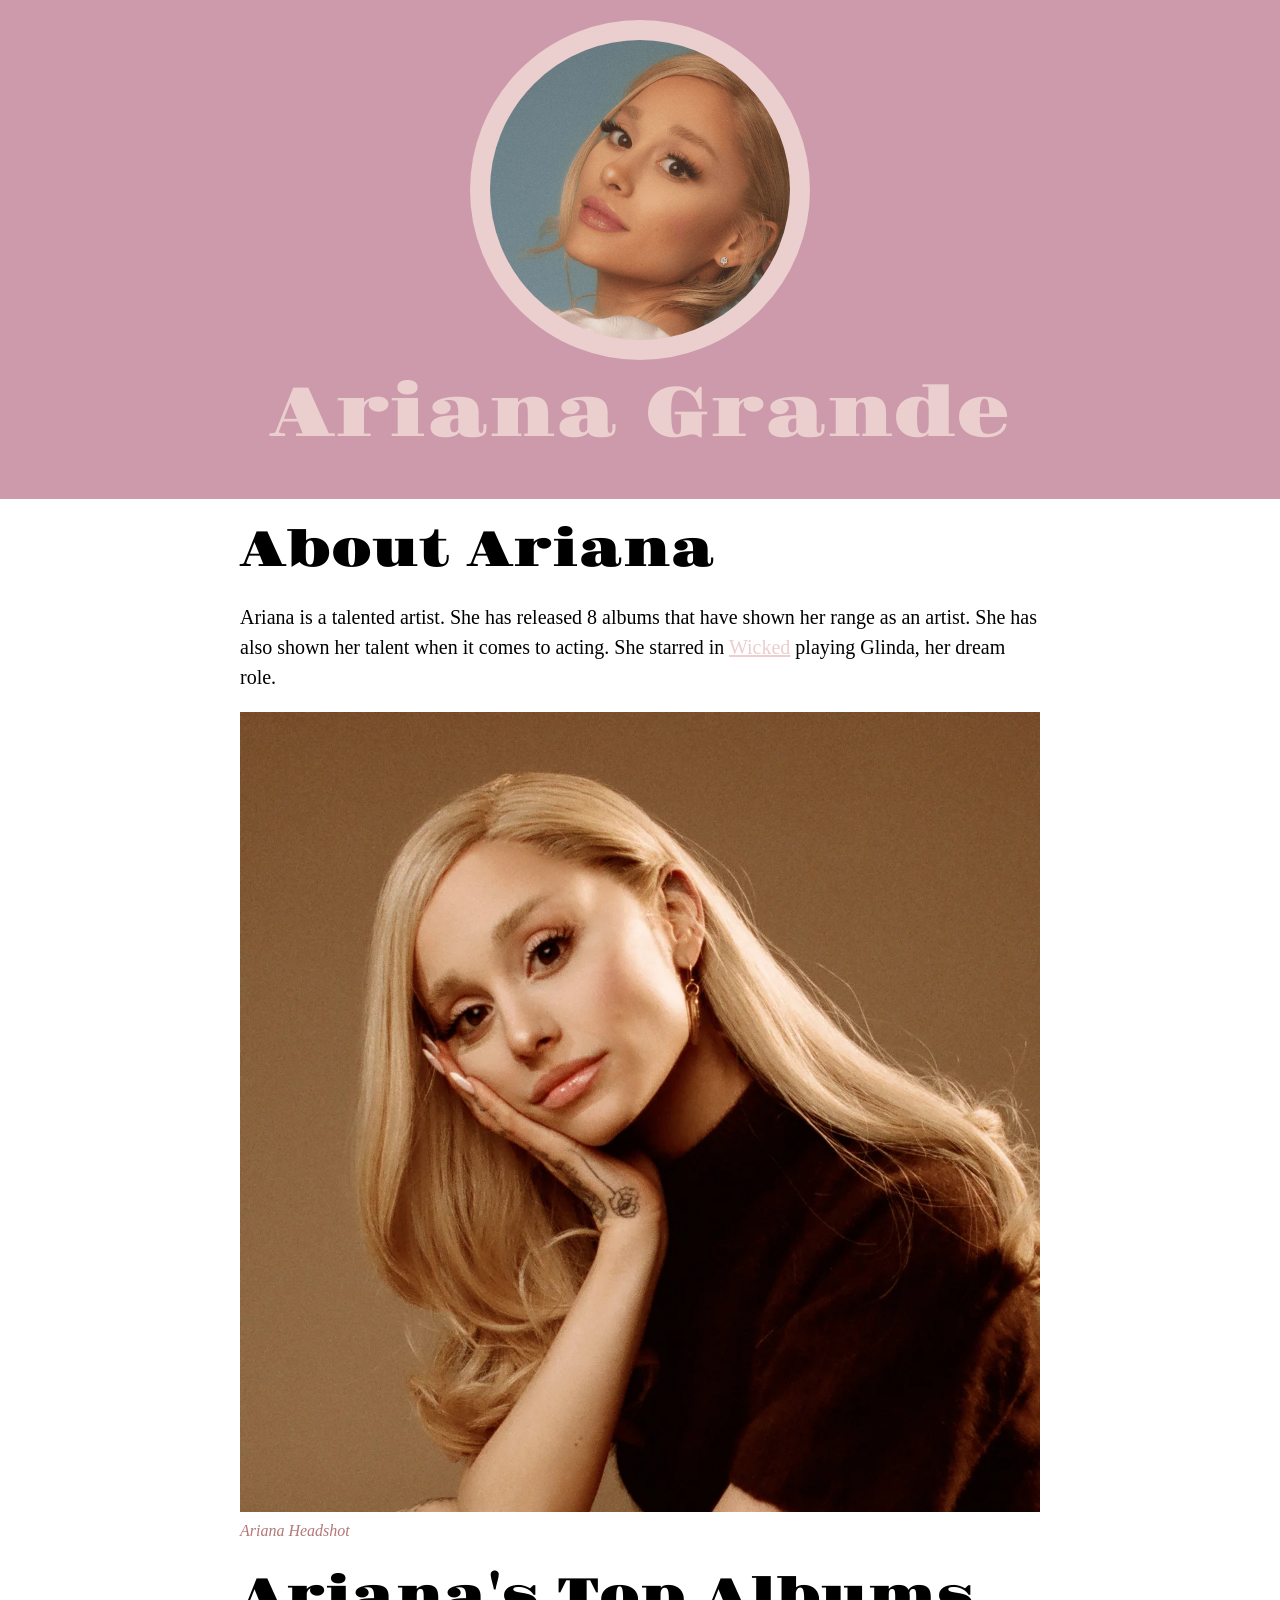
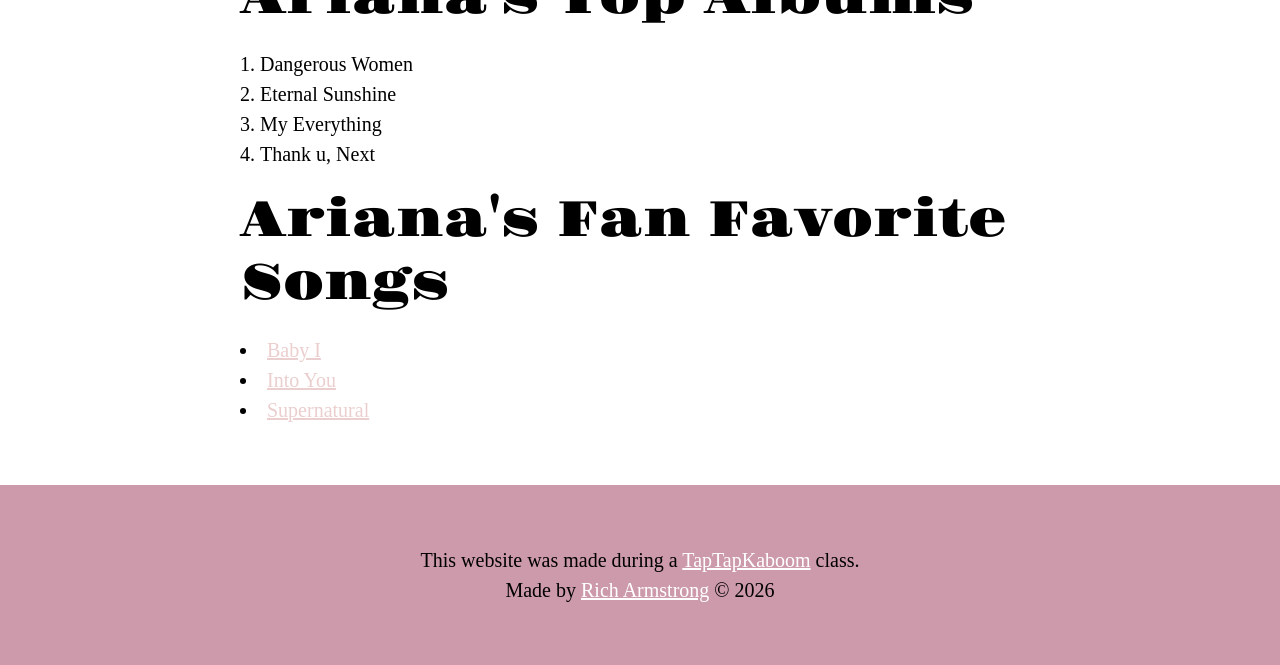
<file: index.html>
<!DOCTYPE html>
<html>
<head>
    <meta charset="UTF-8">
    <meta name="viewport" content="width=device-width, user-scalable=no, initial-scale=1.0">
    <title>Ariana Grande</title>
    <link rel="icon" href="./img/ariana-icon-png.webp">
    <link rel="stylesheet" href="./css/style.css"
</head>
<body>

<!-- Header -->
 <header>
    <div class="pfp"></div>
    <h1> Ariana Grande</h1>

 </header>
<!-- main -->
 <main>
    <h2>About Ariana</h2>
    <p>Ariana is a talented artist. She has released 8 albums that have shown her range as an artist. She has also shown her talent when it comes to acting. She starred in <a href="https://en.wikipedia.org/wiki/Wicked_(2024_film)"target="_blank">Wicked</a> playing Glinda, her dream role.</p>
    <img src="./img/arianagrandehead.png" alt="About Ariana">
    <p class="caption">Ariana Headshot</p>
    <h2>Ariana's Top Albums</h2>
    <ol> 
      <li>Dangerous Women</li>
      <li>Eternal Sunshine</li>
      <li>My Everything</li>
      <li>Thank u, Next</li>
    </ol>
    <h2>Ariana's Fan Favorite Songs</h2>
    <ul>
      <li><a href="yourstruly.html" target="_blank"?v=1>Baby I</a></li>
      <li><a href="https://en.wikipedia.org/wiki/Into_You_(Ariana_Grande_song)" target="_blank">Into You</a></li>
      <li><a href="https://en.wikipedia.org/wiki/Supernatural_(Ariana_Grande_song)" >Supernatural </a></li>
    </ul>
 </main>
<!-- footer -->
 <footer>
   <div class="content"> 
   <p>This website was made during a <a href="https://www.TapTapKaboom.com">TapTapKaboom</a> class.<br>Made by <a href="https://www.richarmstrong.net" target="_blank">Rich Armstrong</a> © 2026</p>
   </div>
   </footer>
    
</body>
</html>
</file>
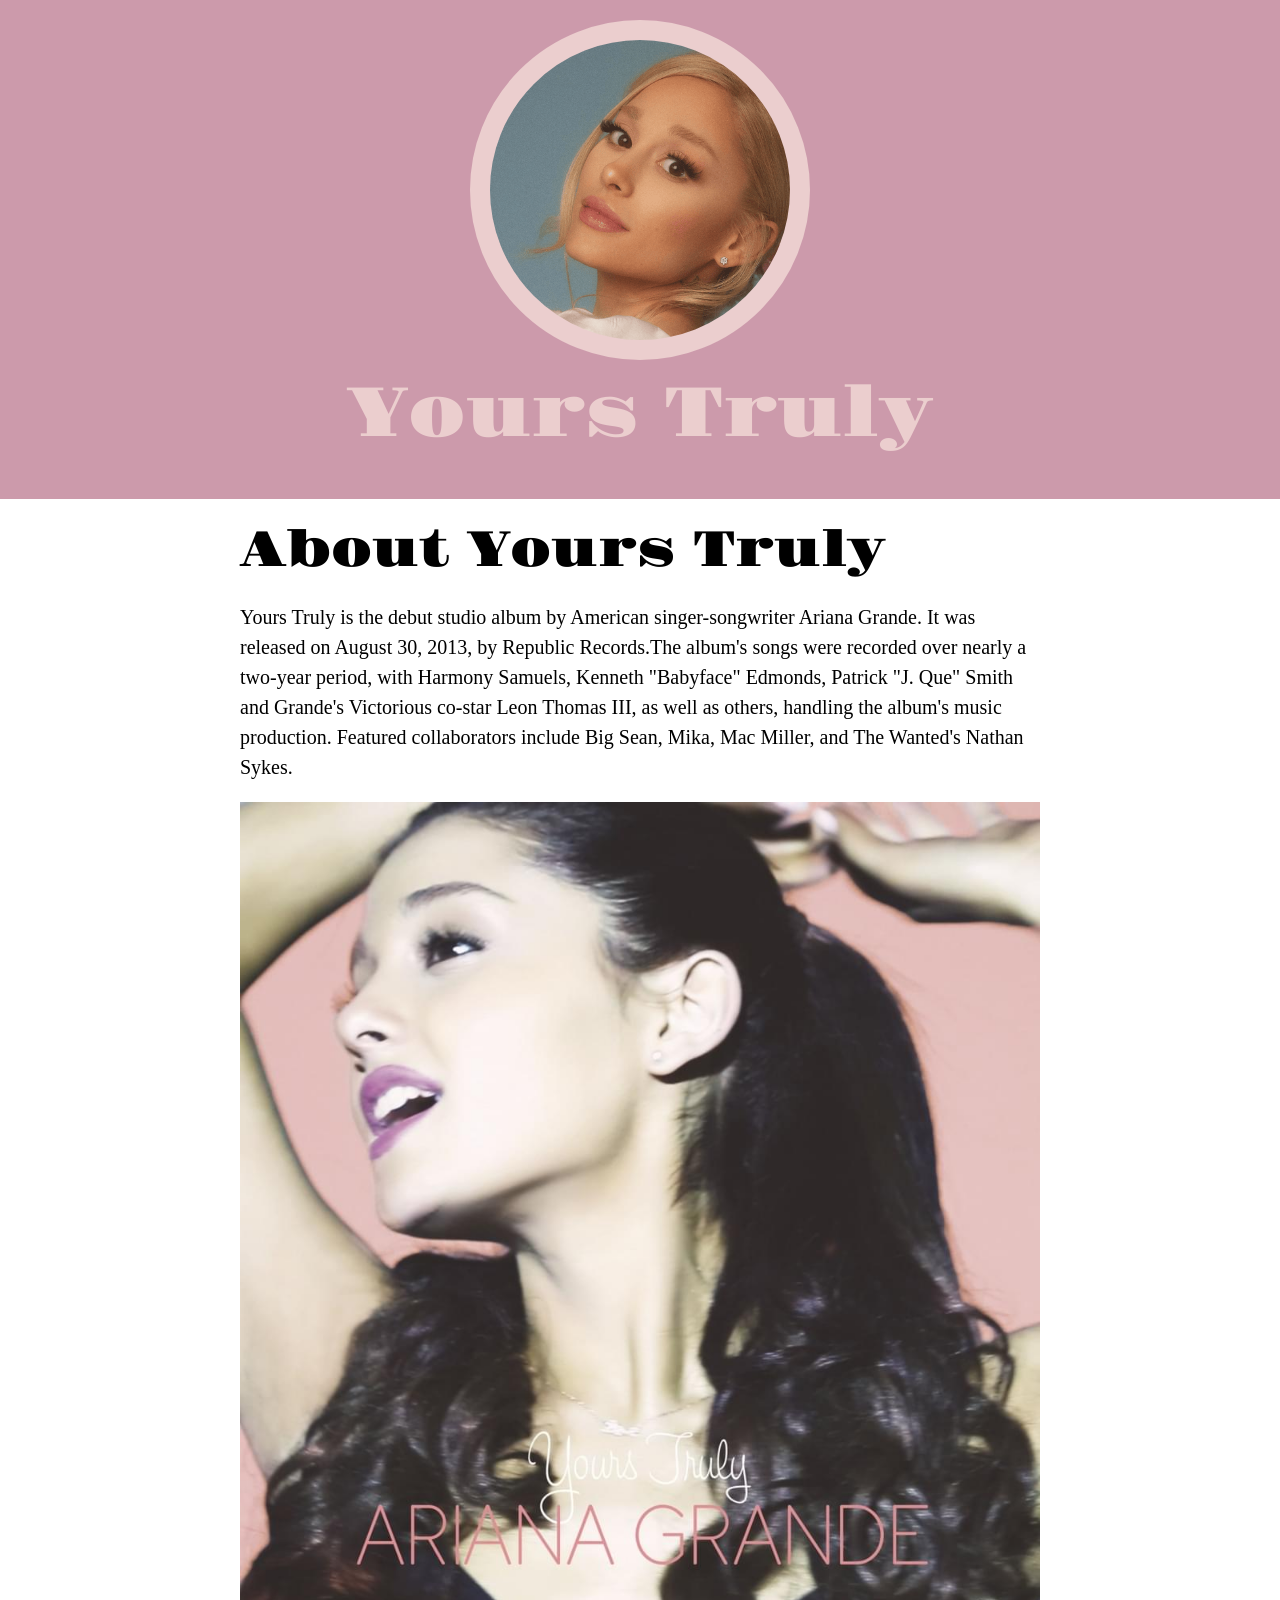
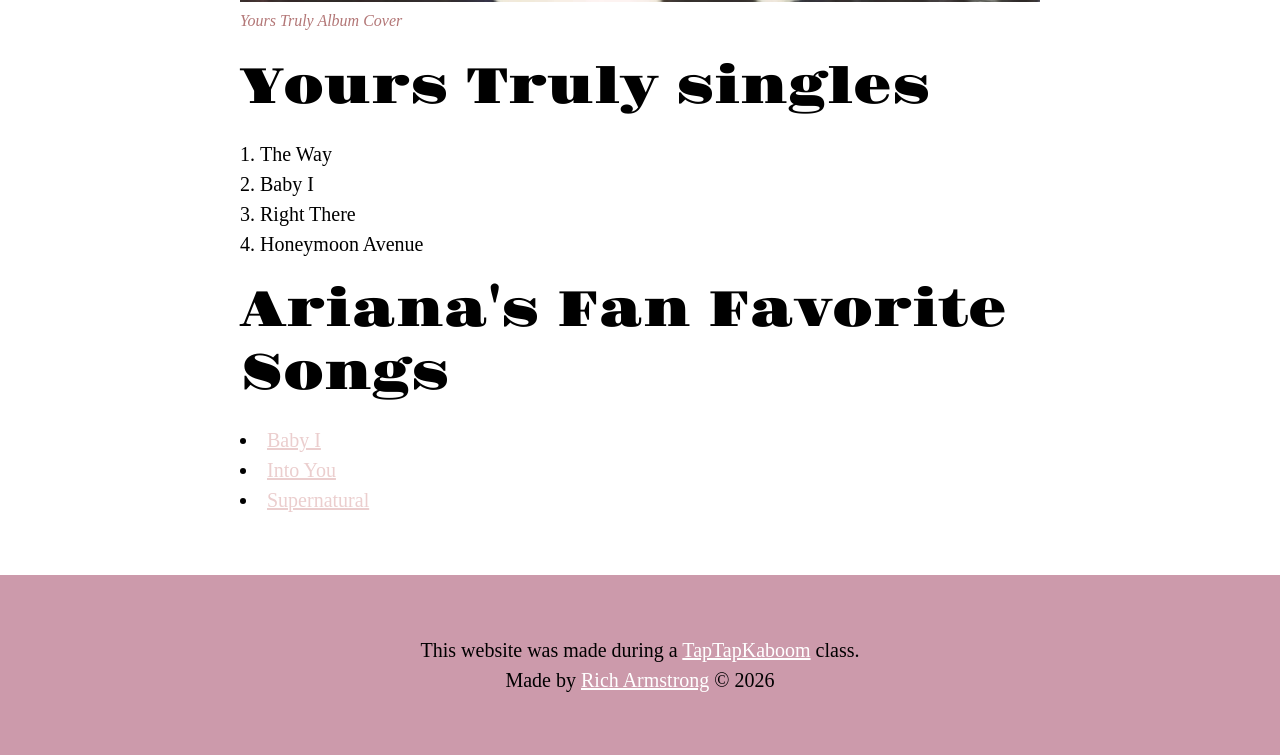
<file: yourstruly.html>
<!DOCTYPE html>
<html>
<head>
    <meta charset="UTF-8">
    <meta name="viewport" content="width=device-width, user-scalable=no, initial-scale=1.0">
    <title>Yours Truly</title>
    <link rel="icon" href="./img/arianayourstruly.png">
    <link rel="stylesheet" href="./css/style.css"
</head>
<body>

<!-- Header -->
 <header>
    <div class="pfp yt"></div>
    <h1> Yours Truly</h1>

 </header>
<!-- main -->
 <main>
    <h2>About Yours Truly</h2>
    <p>Yours Truly is the debut studio album by American singer-songwriter Ariana Grande. It was released on August 30, 2013, by Republic Records.The album's songs were recorded over nearly a two-year period, with Harmony Samuels, Kenneth "Babyface" Edmonds, Patrick "J. Que" Smith and Grande's Victorious co-star Leon Thomas III, as well as others, handling the album's music production. Featured collaborators include Big Sean, Mika, Mac Miller, and The Wanted's Nathan Sykes.</p>
    <img src="./img/ariyt.jpg" alt="About Yours Truly">
    <p class="caption">Yours Truly Album Cover</p>
    <h2>Yours Truly singles</h2>
    <ol> 
      <li>The Way</li>
      <li>Baby I</li>
      <li>Right There</li>
      <li>Honeymoon Avenue</li>
    </ol>
    <h2>Ariana's Fan Favorite Songs</h2>
    <ul>
      <li><a href="./index.html">Baby I</a></li>
      <li><a href="https://en.wikipedia.org/wiki/Into_You_(Ariana_Grande_song)" target="_blank">Into You</a></li>
      <li><a href="https://en.wikipedia.org/wiki/Supernatural_(Ariana_Grande_song)" >Supernatural </a></li>
    </ul>
 </main>
<!-- footer -->
 <footer>
   <div class="content"> 
   <p>This website was made during a <a href="https://www.TapTapKaboom.com">TapTapKaboom</a> class.<br>Made by <a href="https://www.richarmstrong.net" target="_blank">Rich Armstrong</a> © 2026</p>
   </div>
   </footer>
    
</body>
</html>
</file>
<file: css/style.css>
@import url('https://fonts.googleapis.com/css2?family=Gravitas+One&display=swap');


body {
    font-family:Cambria, Cochin, Georgia, Times, 'Times New Roman', serif;

}
p, ul, ol{
    font-size: 20px;
    line-height: 30px;
}
ul, ol{
    padding: 0;
    list-style-position: inside;
}
a, a:visited{
    color: #ebcece;
}
a:hover{
    color:rgb(187, 59, 89);
}
a:active{
    color:#b37777
}


p.caption {
    font-size: 16px;
    color: #b37777;
    font-style: oblique;
    margin: 0;
}
html, body{
    margin: 0;
    padding: 0;
}
header {
    text-align: center;
    background-color: rgb(204, 154, 171);
    padding: 20px;
}
header .pfp{
    width: 300px;
    height: 300px;
    border: 20px solid #ebcece;
    border-radius: 50%;
    background-image: url('./../img/ariana-grande-header.png');
    background-repeat: no-repeat;
    background-size: 120%;
    margin: 0 auto;

}
h1{
   font-family: "Gravitas One", serif;
  font-weight: 400;
  font-style: normal;
  font-size: 70px;
  margin: 10px 0 20px 0;
  color:  #ebcece;
}
h2 {
    font-family: "Gravitas One", serif;
  font-weight: 400;
  font-style: normal;
  font-size: 50px;
  margin: 20px 0;
}
main {
    width: 800px;
    margin: 0 auto;
}
main img{
     max-width: 100%;
}
footer {
   background-color: rgb(204, 154, 171);
   padding: 40px;
   text-align: center;
   margin-top: 60px;
}
footer .content{
    width: 800px;
   margin: 0 auto;
}
footer a,
footer a:visited{
    color: white;

}
footer a.hover{
    color: rgb(137, 68, 68);
    
}
</file>
